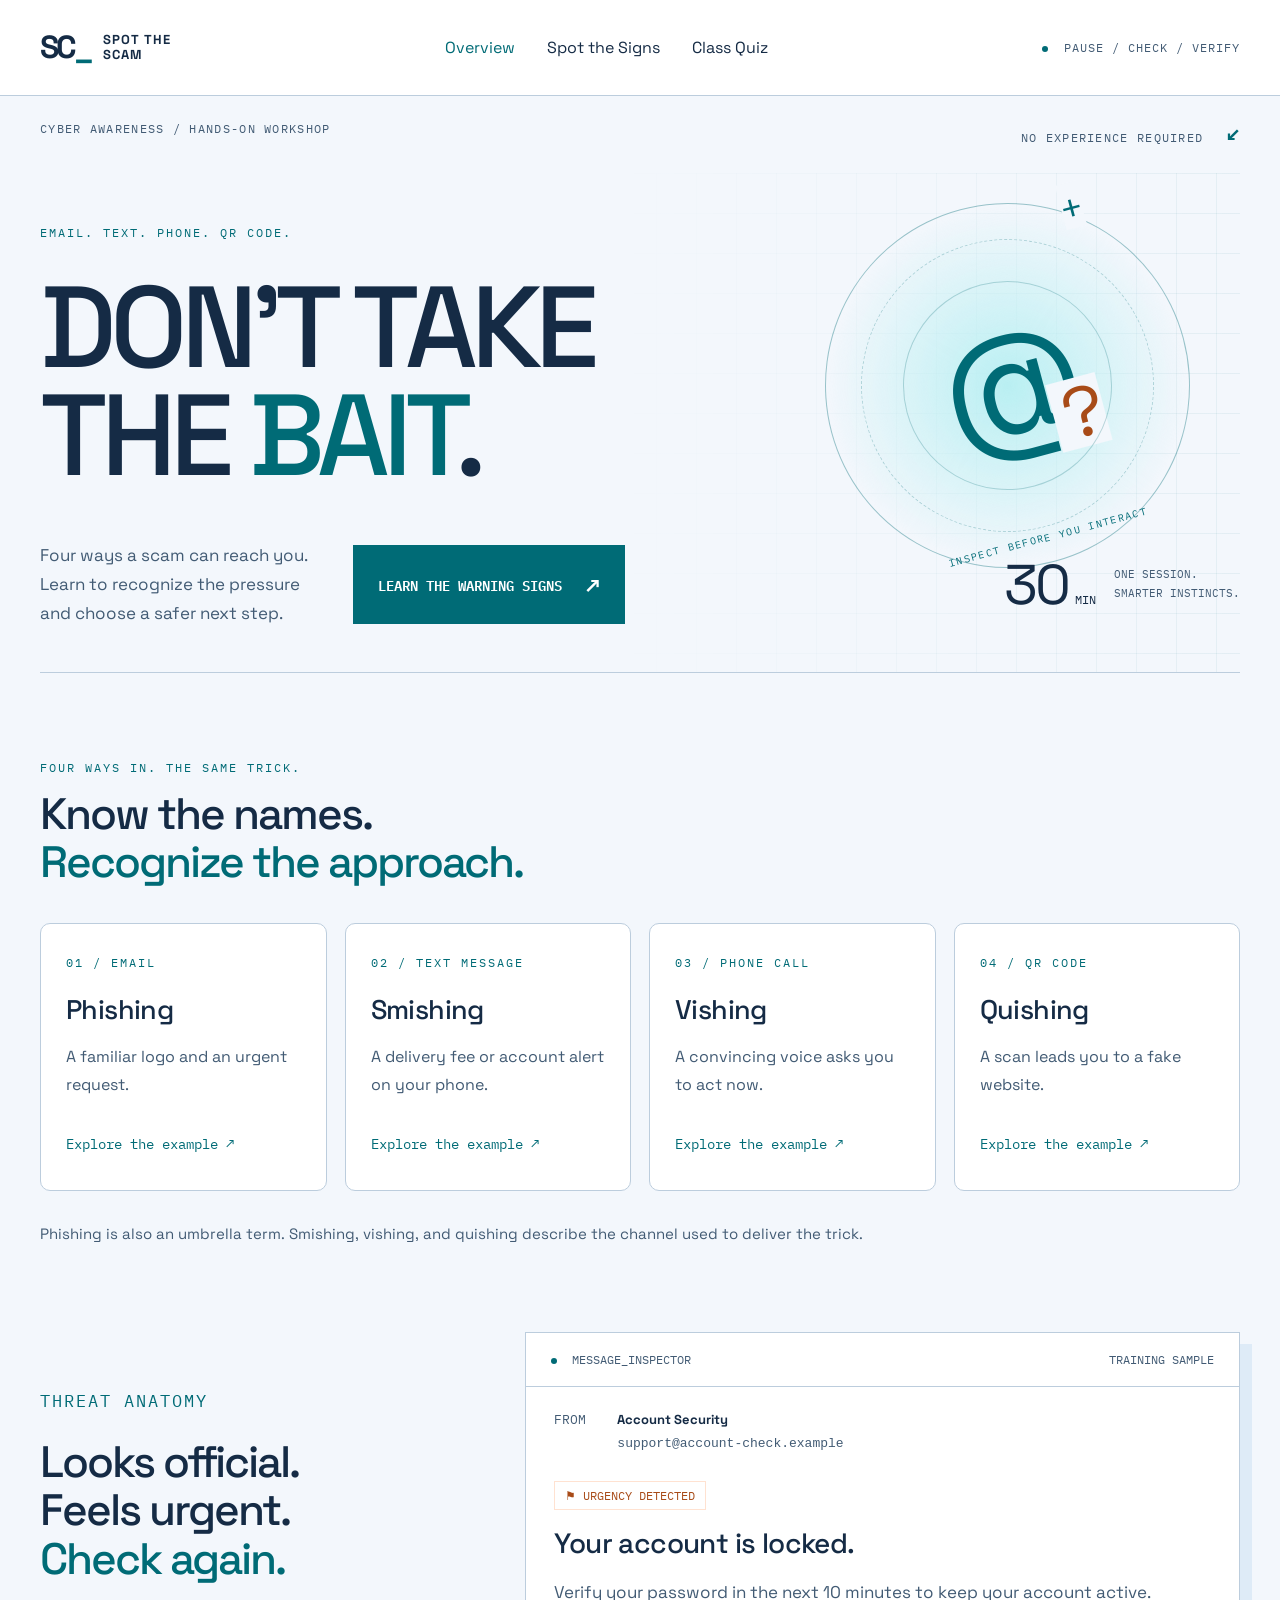
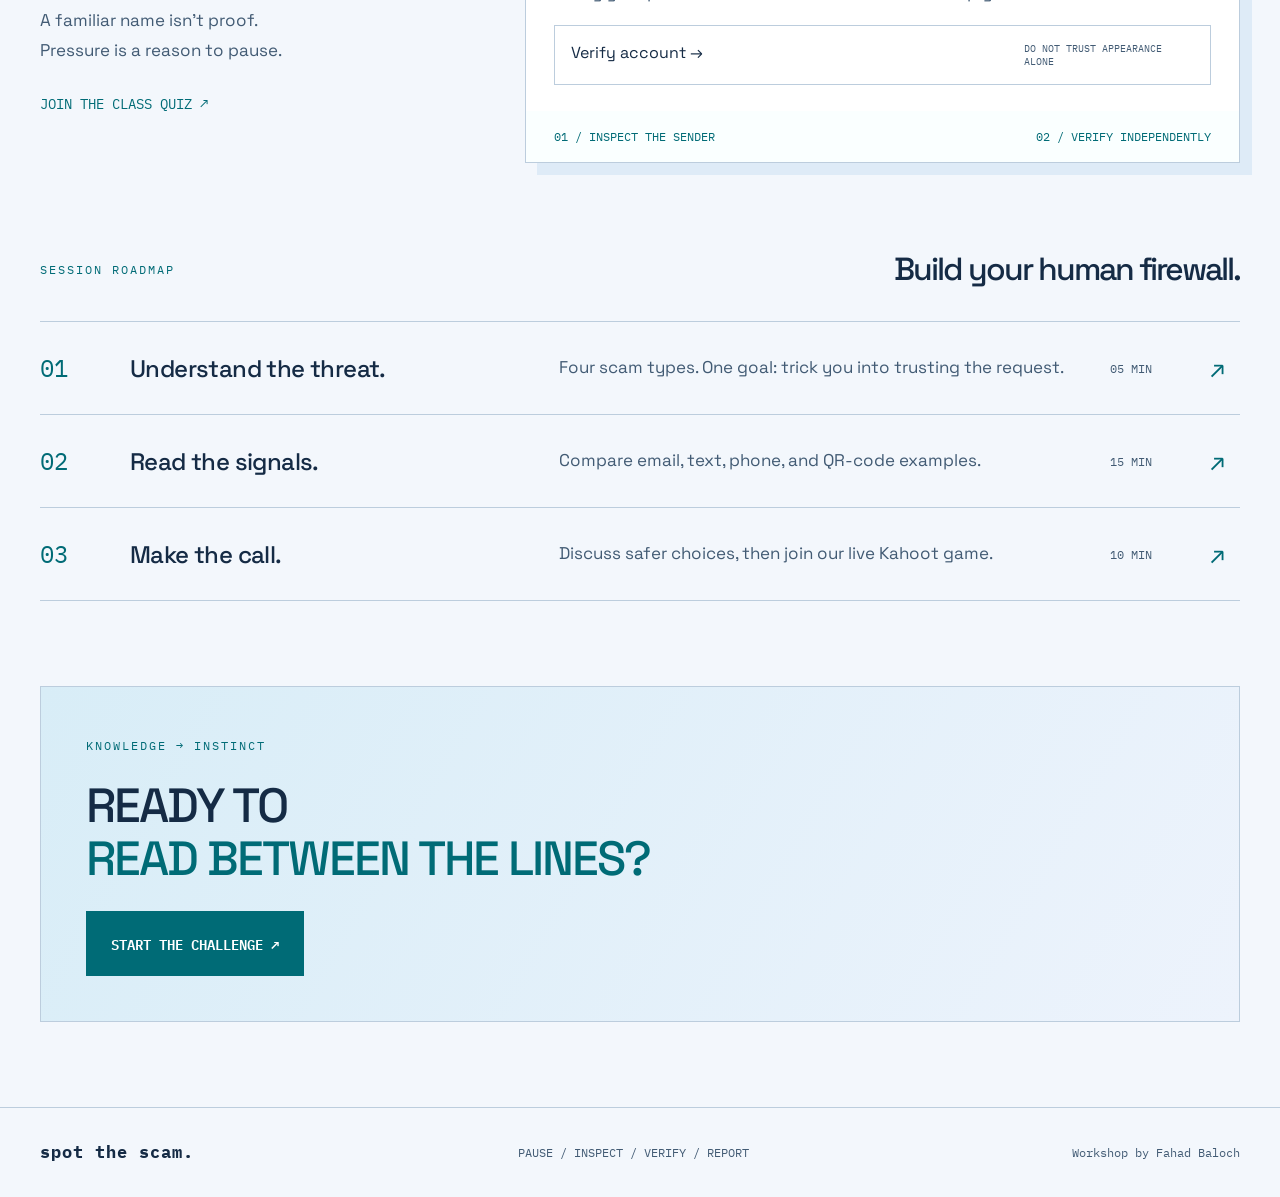
<file: index.html>
<!doctype html><html lang="en"><head><meta charset="utf-8"><meta name="viewport" content="width=device-width,initial-scale=1"><meta name="description" content="Recognize email, text, phone, and QR-code scams with a practical classroom workshop."><title>Overview | Spot the Scam</title><link rel="stylesheet" href="style.css"><script src="app.js" defer></script></head><body data-page="index"><a class="skip" href="#main">Skip to content</a><header><a class="brand" href="index.html"><span class="logo">SC<span>_</span></span><span>SPOT THE<br>SCAM</span></a><nav aria-label="Main navigation"><a aria-current="page" href="index.html">Overview</a><a href="learn.html">Spot the Signs</a><a href="practice.html">Class Quiz</a></nav><span class="header-label"><i></i> PAUSE / CHECK / VERIFY</span></header><main id="main"><div class="system-line"><span>CYBER AWARENESS / HANDS-ON WORKSHOP</span><span>NO EXPERIENCE REQUIRED <b>↙</b></span></div><section class="hero"><p class="eyebrow">EMAIL. TEXT. PHONE. QR CODE.</p><h1>DON’T TAKE<br>THE <em>BAIT<span>.</span></em></h1><div class="hero-bottom"><p>Four ways a scam can reach you.<br>Learn to recognize the pressure<br>and choose a safer next step.</p><a class="primary" href="learn.html">LEARN THE WARNING SIGNS <span>↗</span></a><div class="session-stamp"><strong>30<span>MIN</span></strong><small>ONE SESSION.<br>SMARTER INSTINCTS.</small></div></div><div class="hero-grid" aria-hidden="true"></div><div class="scan-orbit" aria-hidden="true"><span class="orbit-cross">+</span><div class="orbit-inner">@<span>?</span></div><span class="orbit-caption">INSPECT BEFORE YOU INTERACT</span></div></section><section class="topic-overview"><p class="eyebrow">FOUR WAYS IN. THE SAME TRICK.</p><h2>Know the names.<br><em>Recognize the approach.</em></h2><div class="topic-grid"><a class="topic-tile" href="learn.html#phishing"><span class="eyebrow">01 / EMAIL</span><h3>Phishing</h3><p>A familiar logo and an urgent request.</p><span class="text-link">Explore the example ↗</span></a><a class="topic-tile" href="learn.html#smishing"><span class="eyebrow">02 / TEXT MESSAGE</span><h3>Smishing</h3><p>A delivery fee or account alert on your phone.</p><span class="text-link">Explore the example ↗</span></a><a class="topic-tile" href="learn.html#vishing"><span class="eyebrow">03 / PHONE CALL</span><h3>Vishing</h3><p>A convincing voice asks you to act now.</p><span class="text-link">Explore the example ↗</span></a><a class="topic-tile" href="learn.html#quishing"><span class="eyebrow">04 / QR CODE</span><h3>Quishing</h3><p>A scan leads you to a fake website.</p><span class="text-link">Explore the example ↗</span></a></div><p class="small-note">Phishing is also an umbrella term. Smishing, vishing, and quishing describe the channel used to deliver the trick.</p></section><section class="lab-preview"><div class="lab-label"><p class="eyebrow">THREAT ANATOMY</p><h2>Looks official.<br>Feels urgent.<br><em>Check again.</em></h2><p>A familiar name isn’t proof.<br>Pressure is a reason to pause.</p><a class="text-link" href="practice.html">JOIN THE CLASS QUIZ ↗</a></div><div class="terminal"><div class="terminal-top"><span><i></i> MESSAGE_INSPECTOR</span><span>TRAINING SAMPLE</span></div><div class="terminal-row"><span>FROM</span><strong>Account Security</strong><code>support@account-check.example</code></div><div class="terminal-body"><span class="warning-tag">⚑ URGENCY DETECTED</span><h3>Your account is locked.</h3><p>Verify your password in the next 10 minutes to keep your account active.</p><div class="fake-button">Verify account → <span>DO NOT TRUST APPEARANCE ALONE</span></div></div><div class="terminal-bottom"><span>01 / INSPECT THE SENDER</span><span>02 / VERIFY INDEPENDENTLY</span></div></div></section><section class="mission"><div class="section-head"><p class="eyebrow">SESSION ROADMAP</p><h2>Build your human firewall.</h2></div><a class="mission-row" href="learn.html"><span class="mission-num">01</span><h3>Understand the threat.</h3><p>Four scam types. One goal: trick you into trusting the request.</p><span class="duration">05 MIN</span><span class="row-arrow">↗</span></a><a class="mission-row" href="learn.html"><span class="mission-num">02</span><h3>Read the signals.</h3><p>Compare email, text, phone, and QR-code examples.</p><span class="duration">15 MIN</span><span class="row-arrow">↗</span></a><a class="mission-row" href="practice.html"><span class="mission-num">03</span><h3>Make the call.</h3><p>Discuss safer choices, then join our live Kahoot game.</p><span class="duration">10 MIN</span><span class="row-arrow">↗</span></a></section><section class="closing"><span class="eyebrow">KNOWLEDGE → INSTINCT</span><h2>READY TO<br><em>READ BETWEEN THE LINES?</em></h2><a class="primary" href="practice.html">START THE CHALLENGE ↗</a></section></main><footer><a href="index.html" class="brand">spot the scam.</a><span>PAUSE / INSPECT / VERIFY / REPORT</span><span>Workshop by Fahad Baloch</span></footer></body></html>
</file>
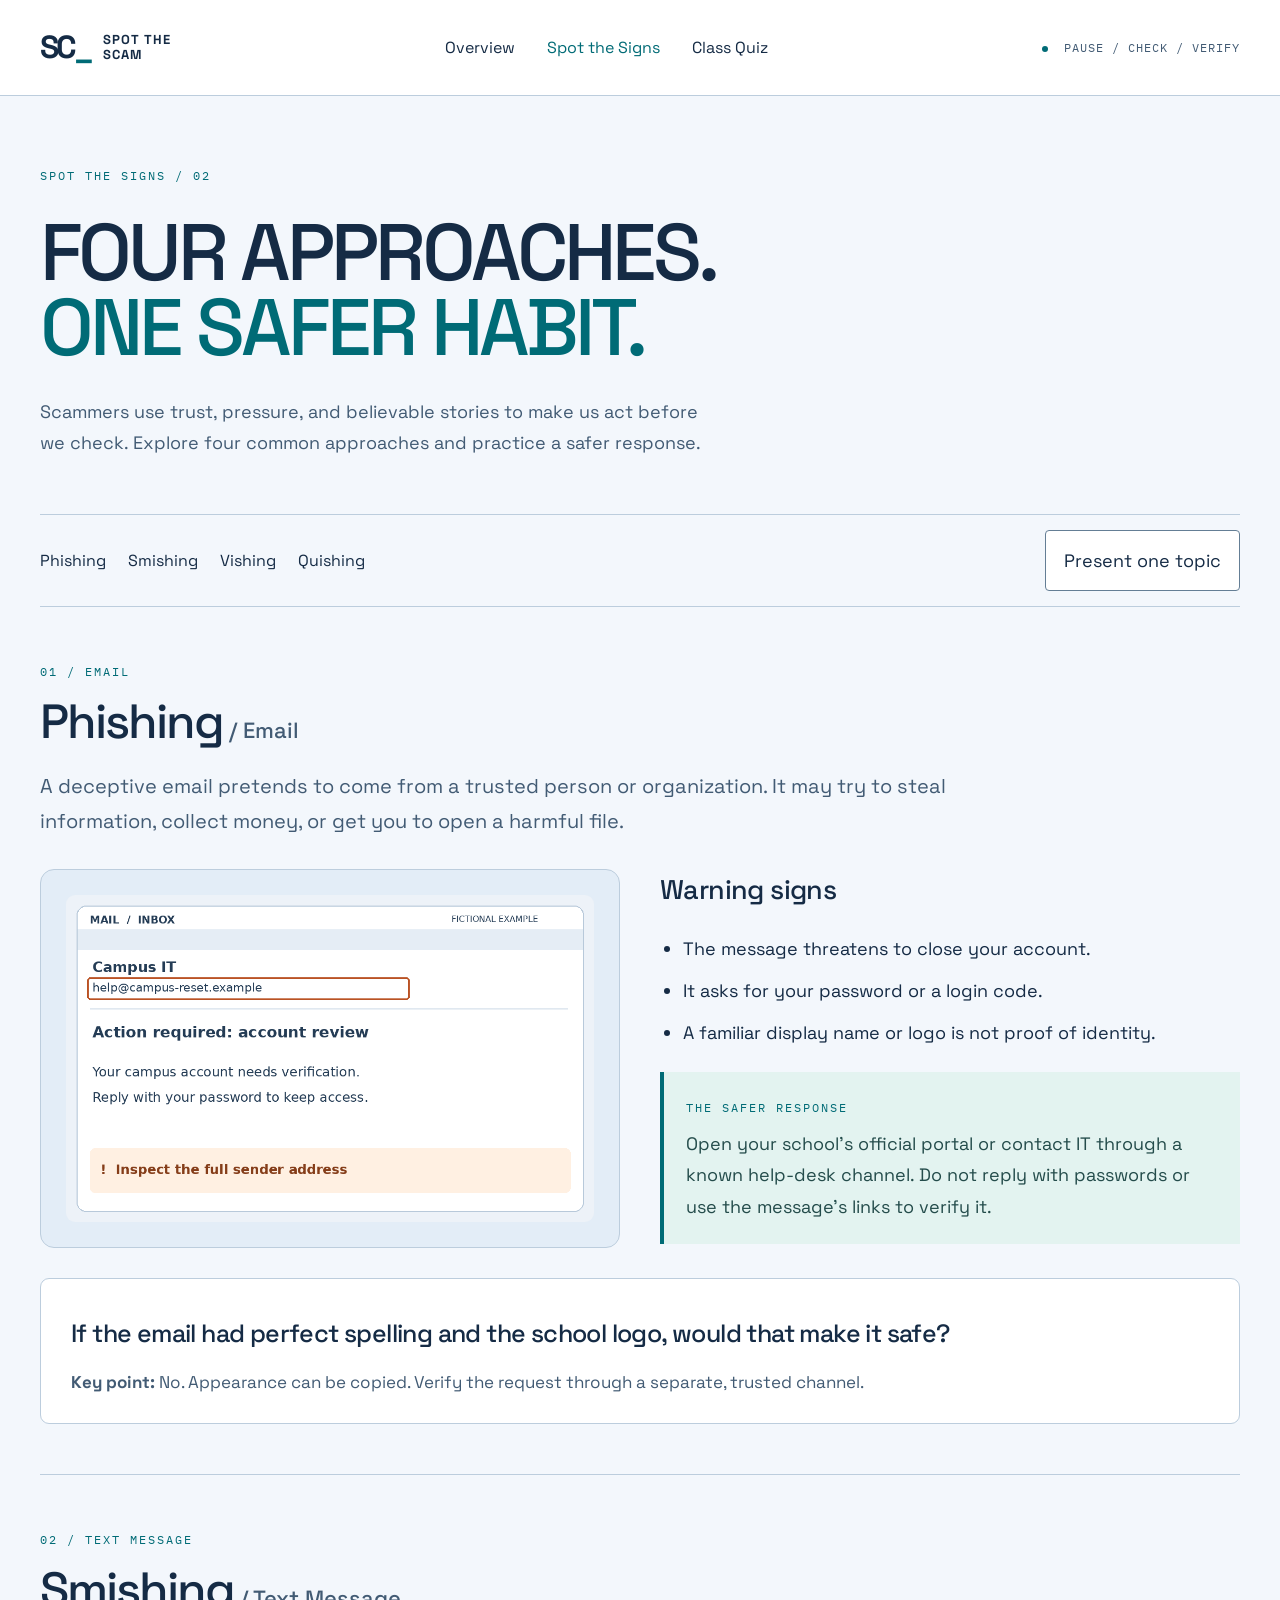
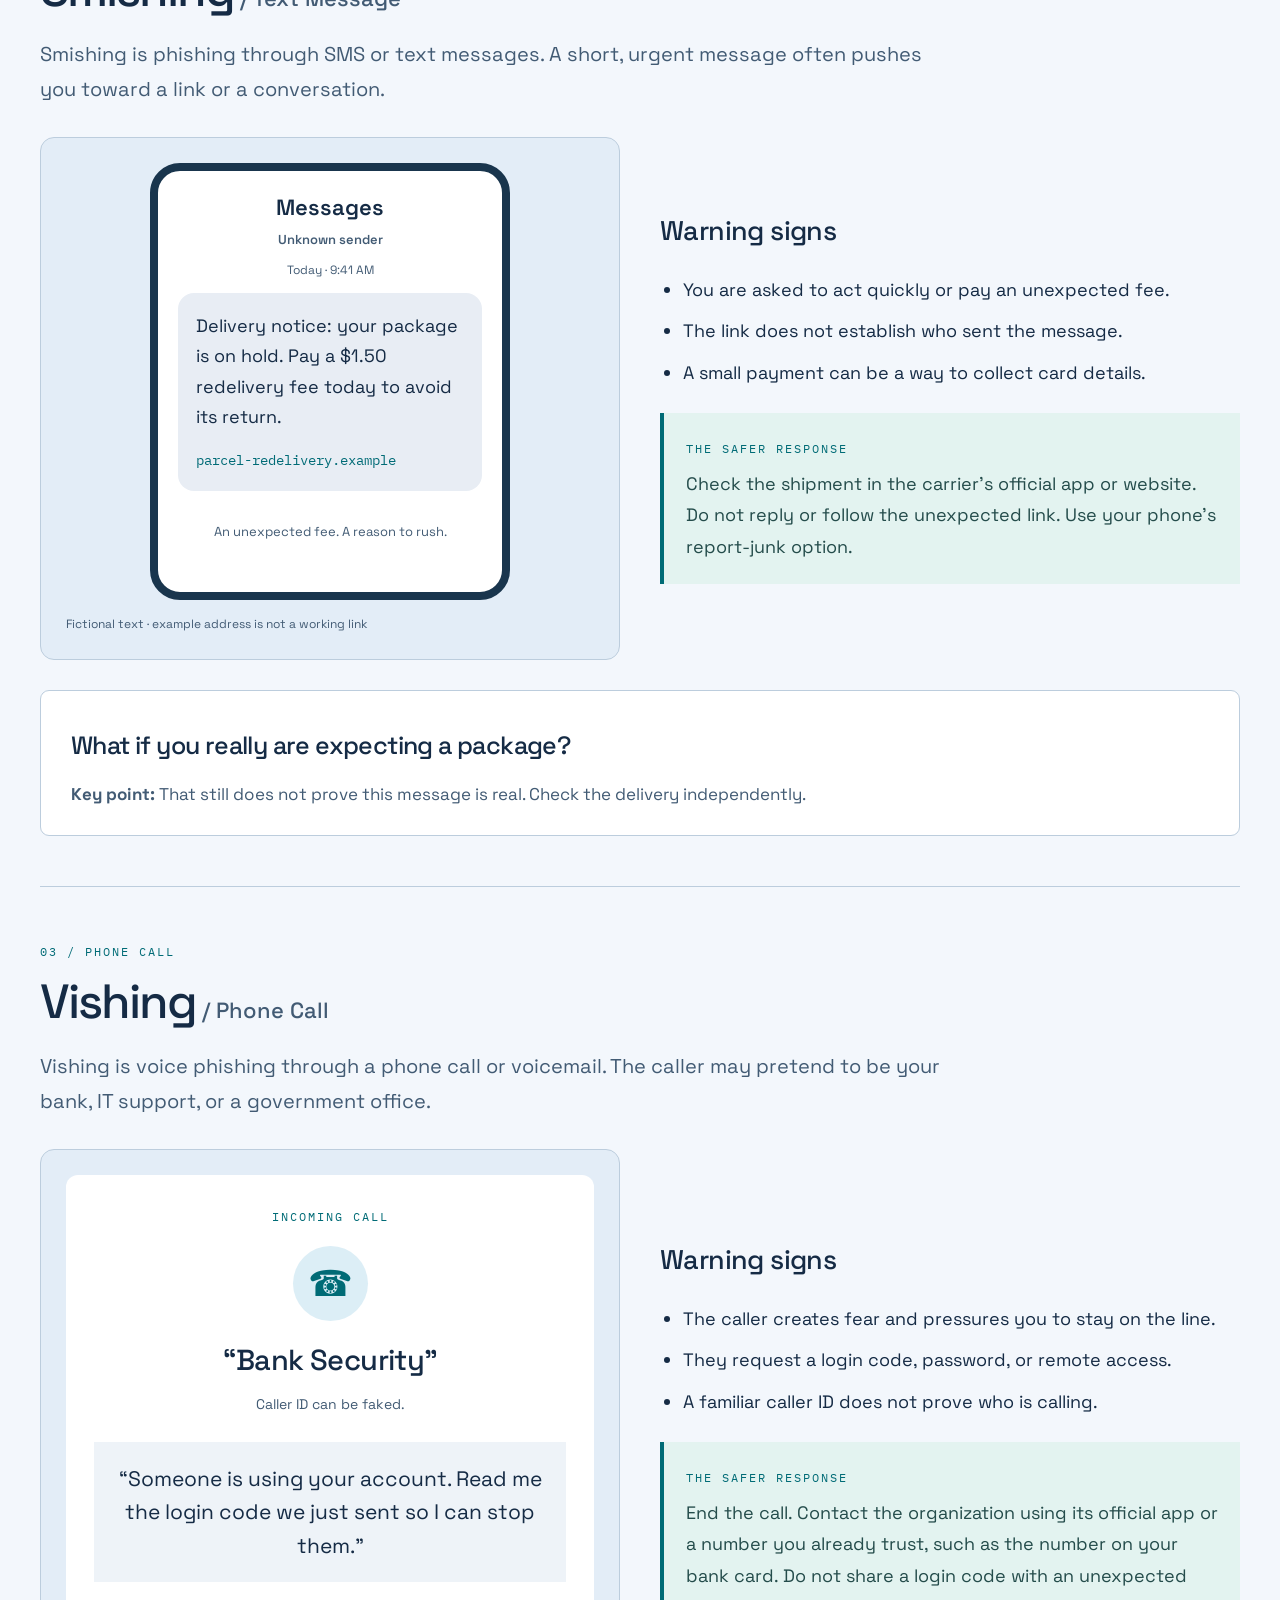
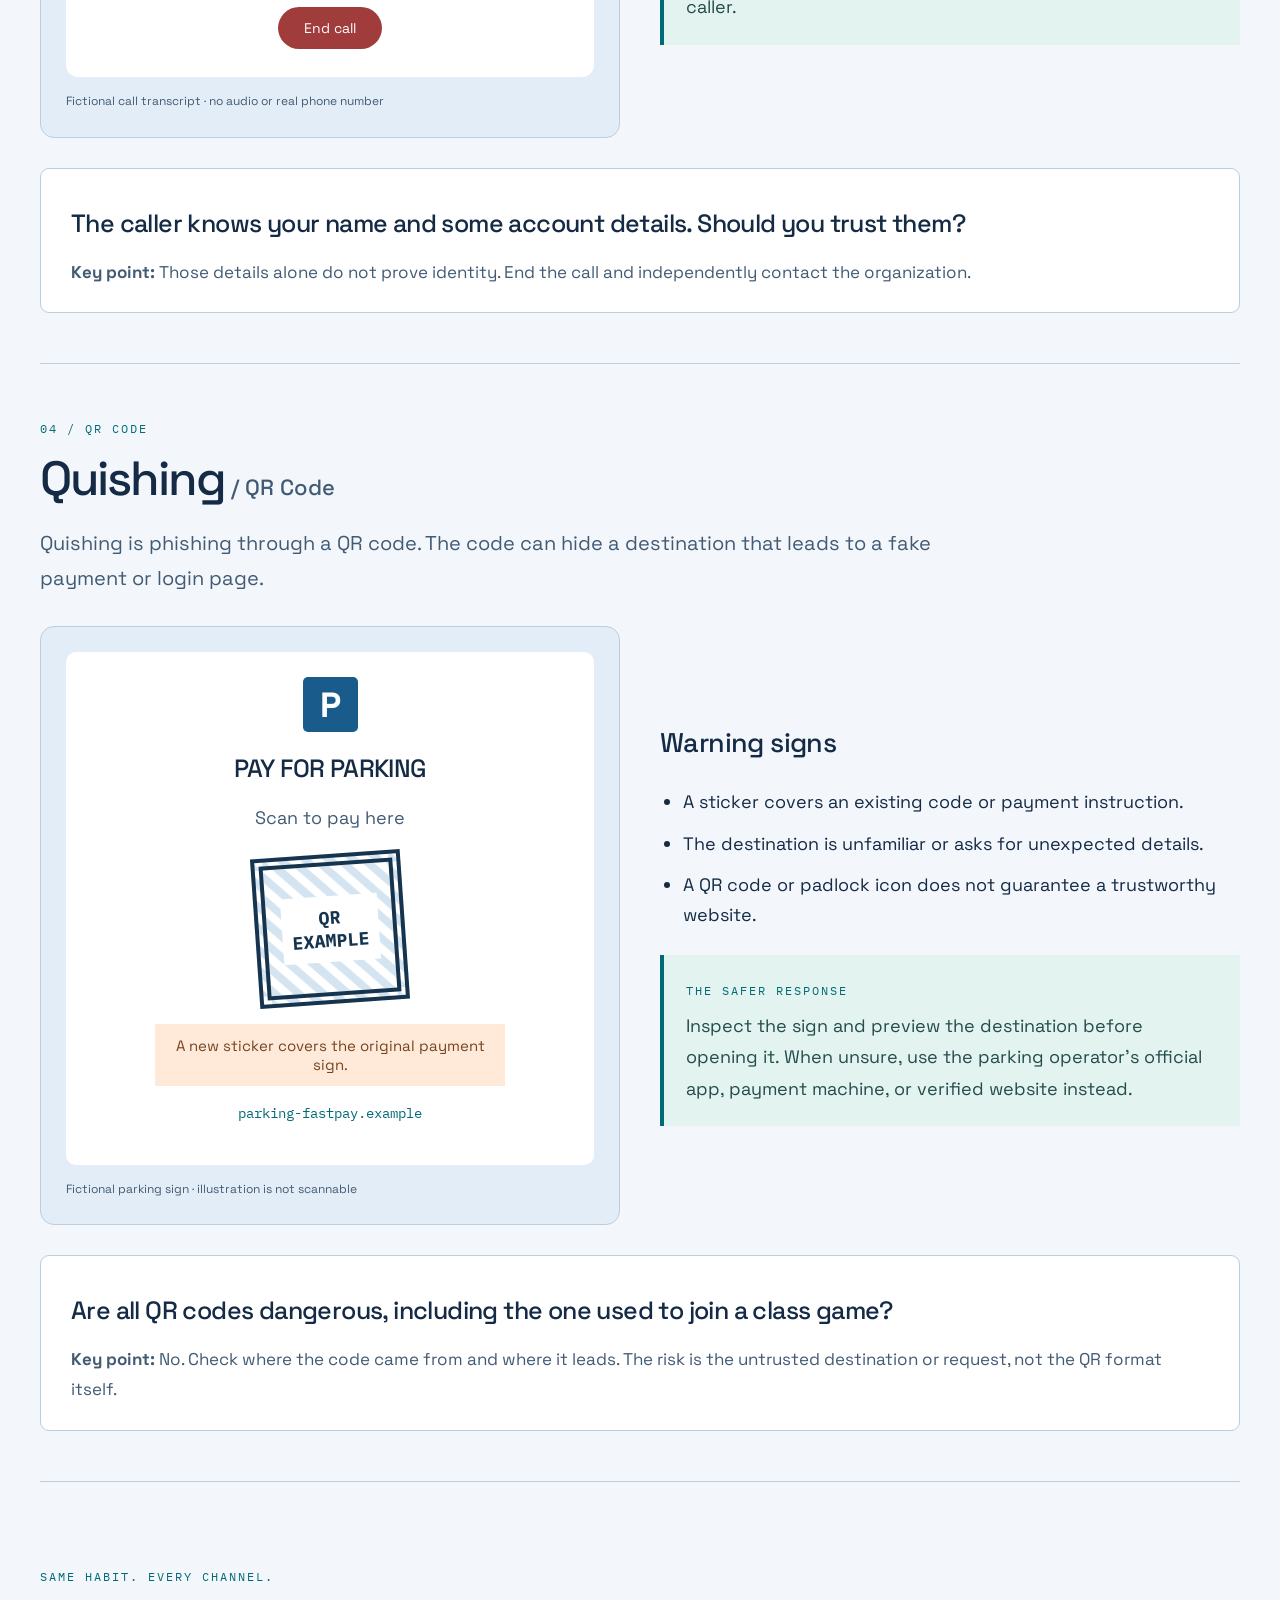
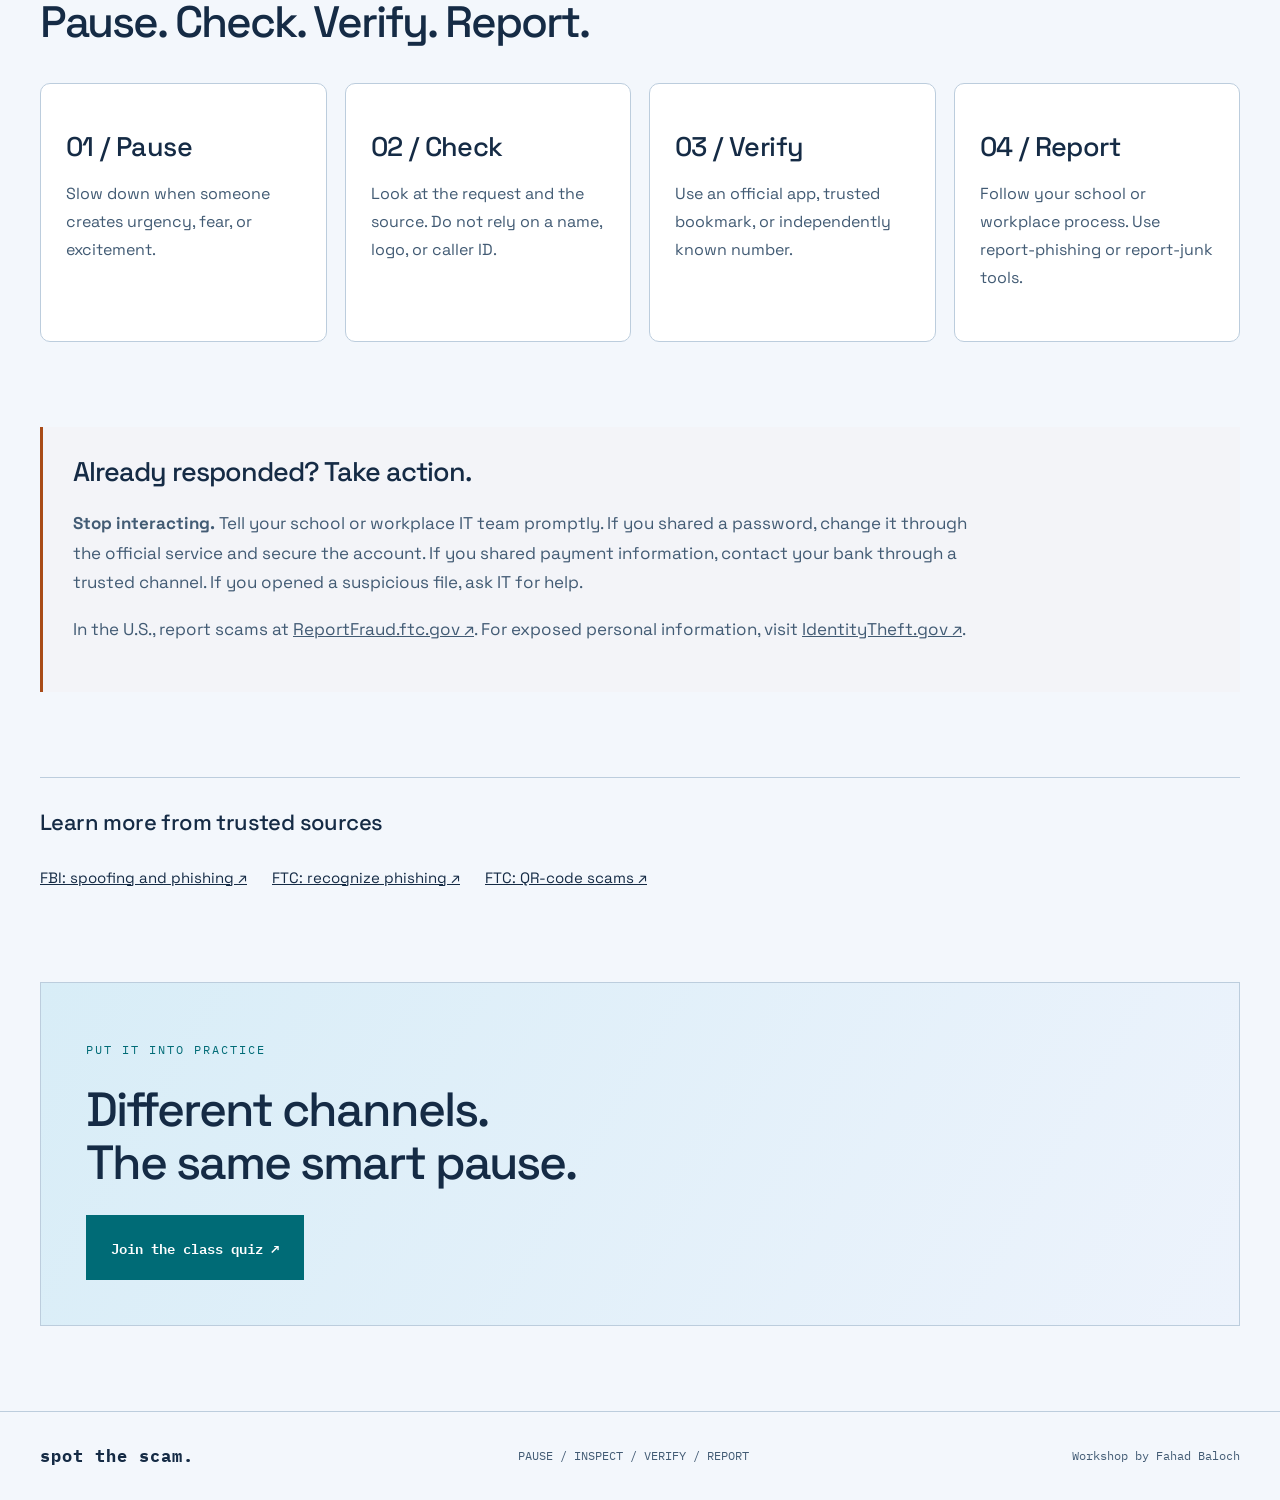
<file: learn.html>
<!doctype html><html lang="en"><head><meta charset="utf-8"><meta name="viewport" content="width=device-width,initial-scale=1"><meta name="description" content="Recognize email, text, phone, and QR-code scams with a practical classroom workshop."><title>Learn the signals | Spot the Scam</title><link rel="stylesheet" href="style.css"><script src="lesson.js" defer></script></head><body data-page="learn"><a class="skip" href="#main">Skip to content</a><header><a class="brand" href="index.html"><span class="logo">SC<span>_</span></span><span>SPOT THE<br>SCAM</span></a><nav aria-label="Main navigation"><a href="index.html">Overview</a><a aria-current="page" href="learn.html">Spot the Signs</a><a href="practice.html">Class Quiz</a></nav><span class="header-label"><i></i> PAUSE / CHECK / VERIFY</span></header><main id="main"><section class="page-top"><p class="eyebrow">SPOT THE SIGNS / 02</p><h1>FOUR APPROACHES.<br><em>ONE SAFER HABIT.</em></h1><p class="intro">Scammers use trust, pressure, and believable stories to make us act before we check. Explore four common approaches and practice a safer response.</p></section><div class="lesson-toolbar"><nav aria-label="Scam topics"><a href="#phishing" data-topic="phishing">Phishing</a><a href="#smishing" data-topic="smishing">Smishing</a><a href="#vishing" data-topic="vishing">Vishing</a><a href="#quishing" data-topic="quishing">Quishing</a></nav><button class="secondary" id="present-toggle" type="button" aria-pressed="false">Present one topic</button></div><div id="topic-sections"><section class="scam-topic" id="phishing"><div class="topic-heading"><p class="eyebrow">01 / EMAIL</p><h2 tabindex="-1">Phishing<span> / Email</span></h2><p>A deceptive email pretends to come from a trusted person or organization. It may try to steal information, collect money, or get you to open a harmful file.</p></div><div class="teaching-grid"><figure class="scam-visual email-example"><img src="examples/example-1.png" width="1000" height="620" alt="Fictional Campus IT email using an unfamiliar address and asking for a password."></figure><div class="teaching-copy"><h3>Warning signs</h3><ul><li>The message threatens to close your account.</li><li>It asks for your password or a login code.</li><li>A familiar display name or logo is not proof of identity.</li></ul><div class="safe-response"><span class="eyebrow">THE SAFER RESPONSE</span><p>Open your school’s official portal or contact IT through a known help-desk channel. Do not reply with passwords or use the message’s links to verify it.</p></div></div></div><div class="discussion"><h3>If the email had perfect spelling and the school logo, would that make it safe?</h3><p><strong>Key point:</strong> No. Appearance can be copied. Verify the request through a separate, trusted channel.</p></div></section><section class="scam-topic" id="smishing"><div class="topic-heading"><p class="eyebrow">02 / TEXT MESSAGE</p><h2 tabindex="-1">Smishing<span> / Text Message</span></h2><p>Smishing is phishing through SMS or text messages. A short, urgent message often pushes you toward a link or a conversation.</p></div><div class="teaching-grid"><figure class="scam-visual"><div class="phone-example"><div class="phone-top">Messages <span>Unknown sender</span></div><p class="message-time">Today · 9:41 AM</p><div class="sms-bubble">Delivery notice: your package is on hold. Pay a $1.50 redelivery fee today to avoid its return.<br><span class="example-url">parcel-redelivery.example</span></div><p class="visual-note">An unexpected fee. A reason to rush.</p></div><figcaption>Fictional text · example address is not a working link</figcaption></figure><div class="teaching-copy"><h3>Warning signs</h3><ul><li>You are asked to act quickly or pay an unexpected fee.</li><li>The link does not establish who sent the message.</li><li>A small payment can be a way to collect card details.</li></ul><div class="safe-response"><span class="eyebrow">THE SAFER RESPONSE</span><p>Check the shipment in the carrier’s official app or website. Do not reply or follow the unexpected link. Use your phone’s report-junk option.</p></div></div></div><div class="discussion"><h3>What if you really are expecting a package?</h3><p><strong>Key point:</strong> That still does not prove this message is real. Check the delivery independently.</p></div></section><section class="scam-topic" id="vishing"><div class="topic-heading"><p class="eyebrow">03 / PHONE CALL</p><h2 tabindex="-1">Vishing<span> / Phone Call</span></h2><p>Vishing is voice phishing through a phone call or voicemail. The caller may pretend to be your bank, IT support, or a government office.</p></div><div class="teaching-grid"><figure class="scam-visual"><div class="call-example"><span class="eyebrow">INCOMING CALL</span><div class="caller-avatar" aria-hidden="true">☎</div><h3>“Bank Security”</h3><p class="caller-note">Caller ID can be faked.</p><blockquote>“Someone is using your account. Read me the login code we just sent so I can stop them.”</blockquote><div class="call-end" aria-hidden="true">End call</div></div><figcaption>Fictional call transcript · no audio or real phone number</figcaption></figure><div class="teaching-copy"><h3>Warning signs</h3><ul><li>The caller creates fear and pressures you to stay on the line.</li><li>They request a login code, password, or remote access.</li><li>A familiar caller ID does not prove who is calling.</li></ul><div class="safe-response"><span class="eyebrow">THE SAFER RESPONSE</span><p>End the call. Contact the organization using its official app or a number you already trust, such as the number on your bank card. Do not share a login code with an unexpected caller.</p></div></div></div><div class="discussion"><h3>The caller knows your name and some account details. Should you trust them?</h3><p><strong>Key point:</strong> Those details alone do not prove identity. End the call and independently contact the organization.</p></div></section><section class="scam-topic" id="quishing"><div class="topic-heading"><p class="eyebrow">04 / QR CODE</p><h2 tabindex="-1">Quishing<span> / QR Code</span></h2><p>Quishing is phishing through a QR code. The code can hide a destination that leads to a fake payment or login page.</p></div><div class="teaching-grid"><figure class="scam-visual"><div class="parking-example"><span class="parking-icon">P</span><h3>PAY FOR PARKING</h3><p>Scan to pay here</p><div class="qr-placeholder" aria-label="QR-code illustration, not scannable"><span>QR<br>EXAMPLE</span></div><div class="sticker-note">A new sticker covers the original payment sign.</div><p class="example-url">parking-fastpay.example</p></div><figcaption>Fictional parking sign · illustration is not scannable</figcaption></figure><div class="teaching-copy"><h3>Warning signs</h3><ul><li>A sticker covers an existing code or payment instruction.</li><li>The destination is unfamiliar or asks for unexpected details.</li><li>A QR code or padlock icon does not guarantee a trustworthy website.</li></ul><div class="safe-response"><span class="eyebrow">THE SAFER RESPONSE</span><p>Inspect the sign and preview the destination before opening it. When unsure, use the parking operator’s official app, payment machine, or verified website instead.</p></div></div></div><div class="discussion"><h3>Are all QR codes dangerous, including the one used to join a class game?</h3><p><strong>Key point:</strong> No. Check where the code came from and where it leads. The risk is the untrusted destination or request, not the QR format itself.</p></div></section></div><div class="present-controls" id="present-controls" hidden><button class="secondary" id="previous-topic" type="button">← Previous</button><span id="topic-count" role="status"></span><button class="primary" id="next-topic" type="button">Next topic →</button></div><section class="takeaways"><p class="eyebrow">SAME HABIT. EVERY CHANNEL.</p><h2>Pause. Check. Verify. Report.</h2><div class="topic-grid"><article class="topic-tile"><h3>01 / Pause</h3><p>Slow down when someone creates urgency, fear, or excitement.</p></article><article class="topic-tile"><h3>02 / Check</h3><p>Look at the request and the source. Do not rely on a name, logo, or caller ID.</p></article><article class="topic-tile"><h3>03 / Verify</h3><p>Use an official app, trusted bookmark, or independently known number.</p></article><article class="topic-tile"><h3>04 / Report</h3><p>Follow your school or workplace process. Use report-phishing or report-junk tools.</p></article></div></section><section class="help"><h2>Already responded? Take action.</h2><p><strong>Stop interacting.</strong> Tell your school or workplace IT team promptly. If you shared a password, change it through the official service and secure the account. If you shared payment information, contact your bank through a trusted channel. If you opened a suspicious file, ask IT for help.</p><p>In the U.S., report scams at <a href="https://reportfraud.ftc.gov/" target="_blank" rel="noopener noreferrer">ReportFraud.ftc.gov ↗</a>. For exposed personal information, visit <a href="https://www.identitytheft.gov/" target="_blank" rel="noopener noreferrer">IdentityTheft.gov ↗</a>.</p></section><section class="source-notes"><h3>Learn more from trusted sources</h3><a href="https://www.fbi.gov/how-we-can-help-you/common-frauds-and-scams/spoofing-and-phishing" target="_blank" rel="noopener noreferrer">FBI: spoofing and phishing ↗</a><a href="https://consumer.ftc.gov/articles/how-recognize-avoid-phishing-scams" target="_blank" rel="noopener noreferrer">FTC: recognize phishing ↗</a><a href="https://consumer.ftc.gov/consumer-alerts/2023/12/scammers-hide-harmful-links-qr-codes-steal-your-information" target="_blank" rel="noopener noreferrer">FTC: QR-code scams ↗</a></section><section class="closing"><div><p class="eyebrow">PUT IT INTO PRACTICE</p><h2>Different channels.<br>The same smart pause.</h2></div><a class="primary" href="practice.html">Join the class quiz ↗</a></section></main><footer><a href="index.html" class="brand">spot the scam.</a><span>PAUSE / INSPECT / VERIFY / REPORT</span><span>Workshop by Fahad Baloch</span></footer></body></html>
</file>
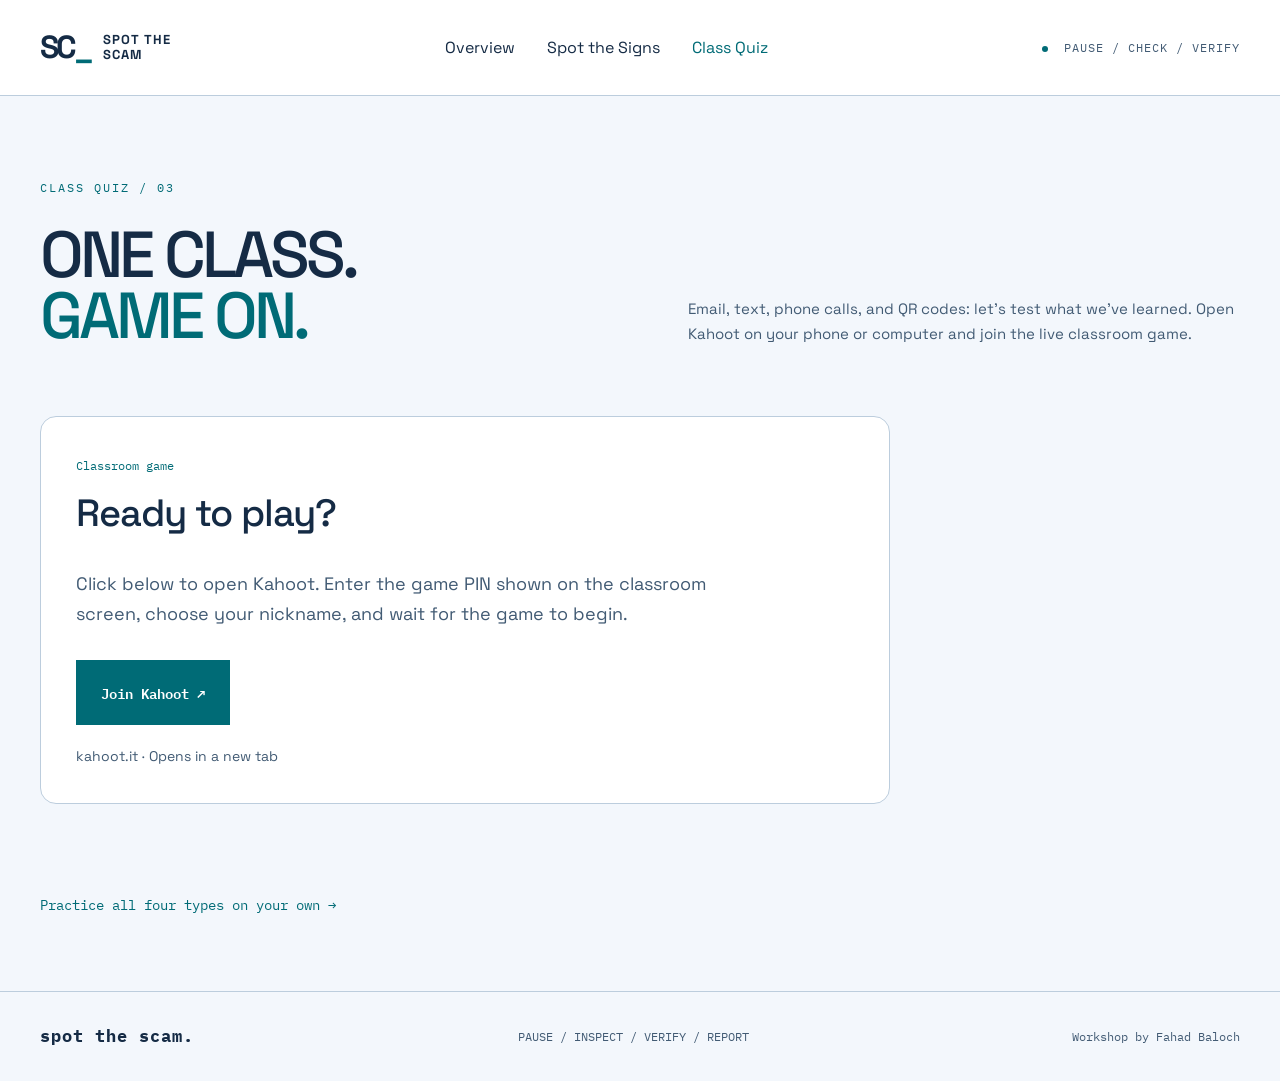
<file: practice.html>
<!doctype html><html lang="en"><head><meta charset="utf-8"><meta name="viewport" content="width=device-width,initial-scale=1"><meta name="description" content="Recognize email, text, phone, and QR-code scams with a practical classroom workshop."><title>Inbox challenge | Spot the Scam</title><link rel="stylesheet" href="style.css"></head><body data-page="practice"><a class="skip" href="#main">Skip to content</a><header><a class="brand" href="index.html"><span class="logo">SC<span>_</span></span><span>SPOT THE<br>SCAM</span></a><nav aria-label="Main navigation"><a href="index.html">Overview</a><a href="learn.html">Spot the Signs</a><a aria-current="page" href="practice.html">Class Quiz</a></nav><span class="header-label"><i></i> PAUSE / CHECK / VERIFY</span></header><main id="main"><section class="page-top"><p class="eyebrow">CLASS QUIZ / 03</p><h1>ONE CLASS.<br><em>GAME ON.</em></h1><p class="lead">Email, text, phone calls, and QR codes: let’s test what we’ve learned. Open Kahoot on your phone or computer and join the live classroom game.</p></section><section class="join-card live-join"><span class="tag">Classroom game</span><h2>Ready to play?</h2><p>Click below to open Kahoot. Enter the game PIN shown on the classroom screen, choose your nickname, and wait for the game to begin.</p><a class="primary" href="https://kahoot.it/" target="_blank" rel="noopener noreferrer">Join Kahoot ↗</a><p class="muted">kahoot.it · Opens in a new tab</p></section><p class="practice-extra"><a class="text-link" href="solo.html">Practice all four types on your own →</a></p></main><footer><a href="index.html" class="brand">spot the scam.</a><span>PAUSE / INSPECT / VERIFY / REPORT</span><span>Workshop by Fahad Baloch</span></footer></body></html>
</file>
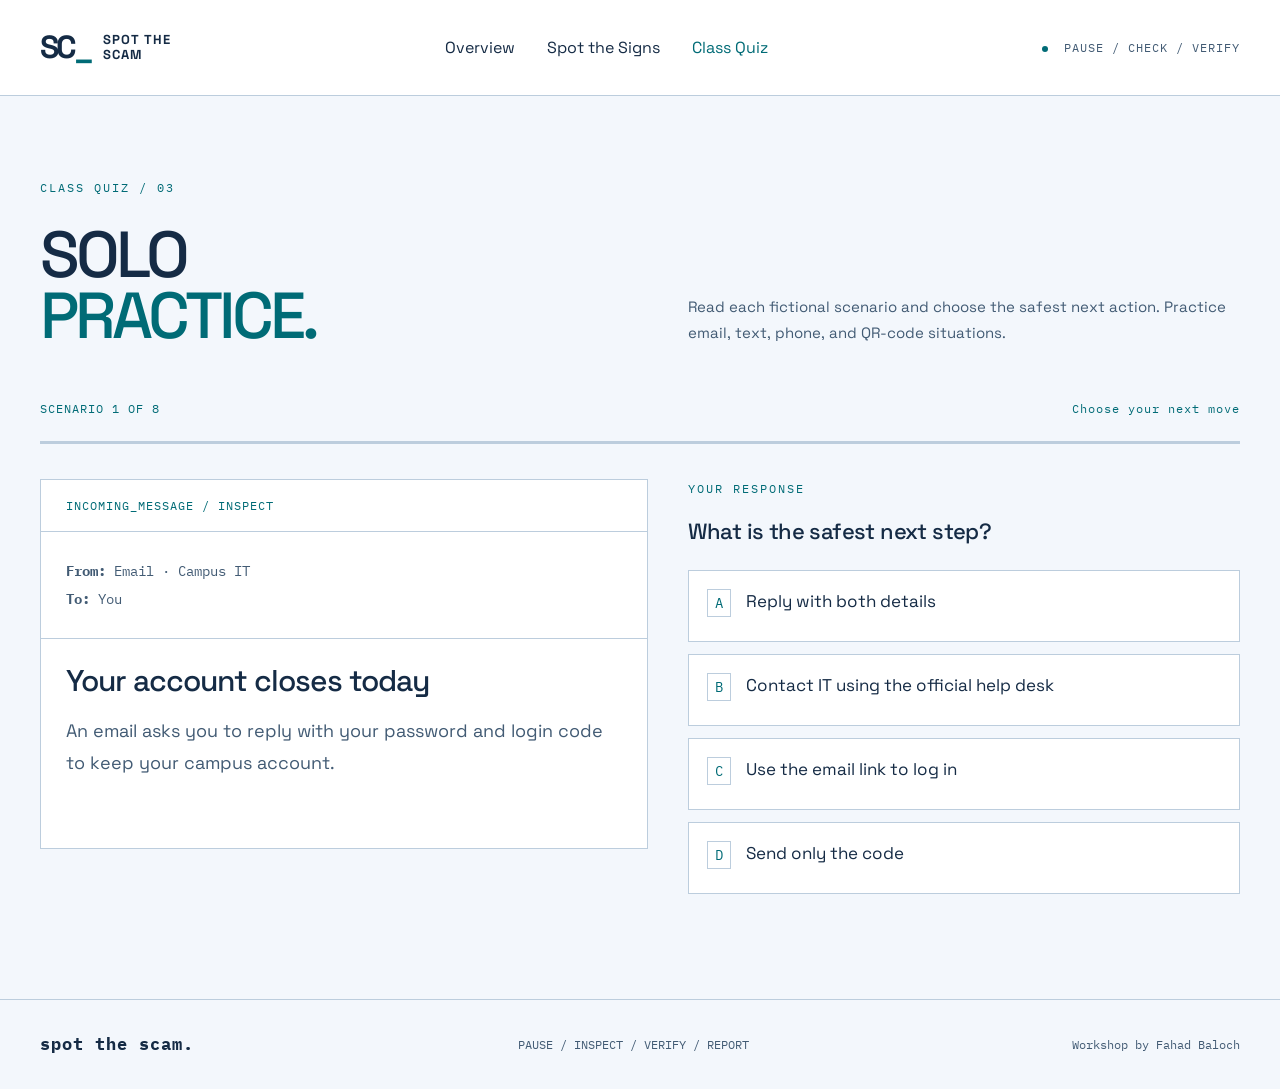
<file: solo.html>
<!doctype html><html lang="en"><head><meta charset="utf-8"><meta name="viewport" content="width=device-width,initial-scale=1"><meta name="description" content="Recognize email, text, phone, and QR-code scams with a practical classroom workshop."><title>Inbox challenge | Spot the Scam</title><link rel="stylesheet" href="style.css"><script src="app.js" defer></script></head><body data-page="practice"><a class="skip" href="#main">Skip to content</a><header><a class="brand" href="index.html"><span class="logo">SC<span>_</span></span><span>SPOT THE<br>SCAM</span></a><nav aria-label="Main navigation"><a href="index.html">Overview</a><a href="learn.html">Spot the Signs</a><a aria-current="page" href="practice.html">Class Quiz</a></nav><span class="header-label"><i></i> PAUSE / CHECK / VERIFY</span></header><main id="main"><section class="page-top compact"><p class="eyebrow">CLASS QUIZ / 03</p><h1>SOLO<br><em>PRACTICE.</em></h1><p>Read each fictional scenario and choose the safest next action. Practice email, text, phone, and QR-code situations.</p></section><section id="quiz" class="quiz" aria-label="Scam awareness challenge"></section><noscript>Enable JavaScript to use the interactive challenge.</noscript></main><footer><a href="index.html" class="brand">spot the scam.</a><span>PAUSE / INSPECT / VERIFY / REPORT</span><span>Workshop by Fahad Baloch</span></footer></body></html>
</file>
<file: style.css>
@import url('https://fonts.googleapis.com/css2?family=Space+Grotesk:wght@400;500;600;700&family=IBM+Plex+Mono:wght@400;500;600&display=swap');
:root{--bg:#080d13;--panel:#111a25;--ink:#e9f0f5;--muted:#9aabba;--line:#293544;--cyan:#69f7ec;--orange:#ffa875;--mono:'IBM Plex Mono',monospace}*{box-sizing:border-box}body{margin:0;background:var(--bg);color:var(--ink);font:16px 'Space Grotesk',sans-serif}a{color:inherit;text-decoration:none}button,input{font:inherit}button,summary{cursor:pointer}button:disabled{cursor:default}a:focus-visible,button:focus-visible,input:focus-visible,summary:focus-visible{outline:2px solid var(--cyan);outline-offset:6px}header,main,footer{max-width:1320px;margin:auto}header{padding:27px 40px;display:flex;align-items:center;justify-content:space-between;gap:30px;border-bottom:1px solid var(--line)}.brand{display:flex;align-items:center;gap:12px;font-weight:700;font-size:13px;line-height:1.1;letter-spacing:1px}.logo{font-size:32px;letter-spacing:-3px}.logo span{color:var(--cyan)}nav{display:flex;gap:32px;font-size:13px}nav a{padding:10px 0}nav a span{font-family:var(--mono);font-size:10px;color:var(--muted);margin-right:7px}nav a[aria-current]{color:var(--cyan)}.header-label{font:9px var(--mono);letter-spacing:1px;color:var(--muted)}i{display:inline-block;width:6px;height:6px;border-radius:50%;background:var(--cyan);margin-right:8px}main{padding:0 40px}section{margin:85px 0}p{color:var(--muted);line-height:1.75}h1,h2,h3{font-weight:500;margin-top:0}h1{font-size:clamp(64px,9vw,126px);line-height:.94;letter-spacing:-7px;margin-bottom:45px}em{color:var(--cyan);font-style:normal}h2{font-size:44px;line-height:1.1;letter-spacing:-2px}h3{font-size:24px;letter-spacing:-.6px}.eyebrow,.number{font:10px var(--mono);letter-spacing:2px;color:var(--cyan);line-height:1.6}.system-line{font:9px var(--mono);letter-spacing:1.3px;color:var(--muted);display:flex;justify-content:space-between;margin:25px 0}.system-line b{color:var(--cyan);font-size:20px;margin-left:15px}.hero{position:relative;padding:38px 0 45px;margin:20px 0 0;overflow:hidden;border-bottom:1px solid var(--line)}.hero .eyebrow{margin-bottom:32px}.hero h1{position:relative;z-index:2}.hero h1 em span{color:var(--ink)}.hero-bottom{display:flex;align-items:center;gap:45px;position:relative;z-index:2;margin-top:50px}.hero-bottom p{font-size:14px;line-height:1.7;margin:0}.primary{display:inline-flex;align-items:center;justify-content:space-between;gap:24px;background:var(--cyan);color:#082321;padding:20px 24px;font:11px var(--mono);font-weight:600;border:1px solid var(--cyan);min-height:52px}.primary:hover{background:#affff7}.primary span{font-size:23px}.session-stamp{margin-left:auto;display:flex;align-items:center;gap:18px}.session-stamp strong{font-size:56px;font-weight:400;letter-spacing:-3px}.session-stamp strong span{font:10px var(--mono);letter-spacing:0;margin-left:7px}.session-stamp small{font:9px/1.7 var(--mono);color:var(--muted)}.hero-grid{position:absolute;right:0;top:0;width:52%;height:100%;background-image:linear-gradient(#69f7ec0a 1px,transparent 1px),linear-gradient(90deg,#69f7ec0a 1px,transparent 1px);background-size:40px 40px;mask-image:linear-gradient(90deg,transparent,#000)}.scan-orbit{position:absolute;width:365px;height:365px;border:1px solid #69f7ec55;border-radius:50%;right:50px;top:30px;background:radial-gradient(ellipse,#69f7ec12,transparent 70%);display:grid;place-items:center;transform:rotate(-15deg)}.scan-orbit:before{content:'';position:absolute;inset:35px;border:1px dashed #69f7ec44;border-radius:50%}.scan-orbit:after{content:'';position:absolute;inset:77px;border:1px solid #69f7ec33;border-radius:50%}.orbit-inner{font-size:140px;color:var(--cyan);position:relative;line-height:1;letter-spacing:-10px}.orbit-inner span{position:absolute;right:-20px;bottom:-9px;font-size:70px;color:var(--orange);background:var(--bg);padding:0 10px}.orbit-caption{position:absolute;bottom:18px;font:8px var(--mono);letter-spacing:1.6px;color:var(--cyan)}.orbit-cross{position:absolute;top:1px;right:63px;color:var(--cyan);font:35px var(--mono);background:var(--bg)}.lab-preview{display:grid;grid-template-columns:1fr 1.7fr;gap:65px;align-items:center}.lab-label h2{margin:23px 0}.lab-label p{font-size:14px}.text-link{display:inline-block;font:11px var(--mono);color:var(--cyan);padding:12px 0}.terminal{background:var(--panel);border:1px solid var(--line);box-shadow:14px 14px 0 #101820}.terminal-top{padding:19px 25px;border-bottom:1px solid var(--line);display:flex;justify-content:space-between;font:9px var(--mono);color:var(--muted);gap:15px}.terminal-row{padding:24px 28px;display:grid;grid-template-columns:55px 1fr;gap:8px;font-size:13px}.terminal-row>span{font:9px var(--mono);color:var(--muted);grid-row:span 2}.terminal-row code{font-size:11px;color:var(--muted);overflow-wrap:anywhere}.terminal-body{padding:7px 28px 26px}.terminal-body h3{font-size:28px;margin:20px 0 8px}.terminal-body p{font-size:14px}.warning-tag{font:9px var(--mono);color:var(--orange);border:1px solid #ffa87555;padding:6px 10px}.fake-button{border:1px solid var(--line);padding:16px;font-size:12px;display:flex;justify-content:space-between;gap:20px}.fake-button span{font:8px var(--mono);color:var(--muted);max-width:170px}.terminal-bottom{padding:18px 28px;background:#69f7ec09;display:flex;justify-content:space-between;gap:20px;color:var(--cyan);font:8px var(--mono)}.section-head{display:flex;justify-content:space-between;align-items:center;margin-bottom:30px}.section-head h2{font-size:32px;margin:0}.mission-row{display:grid;grid-template-columns:70px 1fr 1.3fr 80px 30px;gap:20px;align-items:center;border-top:1px solid var(--line);padding:30px 0}.mission-row:last-child{border-bottom:1px solid var(--line)}.mission-row:hover{background:var(--panel)}.mission-row h3{margin:0;font-size:24px}.mission-row p{font-size:13px;margin:0}.mission-num{font:24px var(--mono);color:var(--cyan)}.duration{font:9px var(--mono);color:var(--muted)}.row-arrow{font-size:25px;color:var(--cyan)}.closing{border:1px solid var(--line);padding:45px;background:linear-gradient(120deg,#112730,var(--bg));position:relative}.closing h2{font-size:48px;margin:25px 0}.page-top{margin:70px 0 55px;max-width:900px}.page-top h1{font-size:80px;letter-spacing:-4px;margin:30px 0}.page-top p:not(.eyebrow){max-width:680px}.lessons{display:grid;gap:0}.lessons .card{display:grid;grid-template-columns:60px 1fr 1.5fr;gap:20px 35px;padding:35px 0;border-top:1px solid var(--line)}.lessons .card:last-child{border-bottom:1px solid var(--line)}.lessons h2{font-size:28px;letter-spacing:-1px;margin:0}.lessons p{font-size:15px;margin:0}.lessons details{grid-column:3;font-size:13px}.lessons summary{color:var(--cyan);padding:10px 0;font-family:var(--mono);font-size:11px}.lessons details p{background:var(--panel);padding:20px;font-size:13px}.number{padding-top:5px;font-size:18px}.split{display:grid;grid-template-columns:1fr 1fr;gap:100px}.split h2{font-size:50px}.check-panel{border:1px solid var(--line);background:var(--panel);padding:28px}.check-panel label{display:flex;gap:13px;align-items:start;margin:22px 0;font-size:14px;line-height:1.5}.check-panel input{accent-color:var(--cyan);width:18px;height:18px;flex-shrink:0}.hint{font-size:12px}.help{padding:30px;border-left:3px solid var(--orange);background:#ffa87508}.help h2{font-size:27px;letter-spacing:-1px}.help p{font-size:14px;max-width:900px}.compact{margin-bottom:40px}.quiz{margin-top:0}.quiz-top{display:flex;justify-content:space-between;font:10px var(--mono);letter-spacing:1px;color:var(--cyan)}.progress{height:3px;background:var(--line);margin:20px 0 35px}.progress span{display:block;background:var(--cyan);height:100%}.lab-workspace{display:grid;grid-template-columns:1.1fr 1fr;gap:40px;align-items:start}.email{border:1px solid var(--line);background:var(--panel);min-height:370px}.email:before{content:'INCOMING_MESSAGE / INSPECT';display:block;border-bottom:1px solid var(--line);padding:18px 25px;font:9px var(--mono);color:var(--cyan);letter-spacing:1px}.email-meta{padding:25px;font:12px/2 var(--mono);color:var(--muted);overflow-wrap:anywhere}.email h2{font-size:30px;letter-spacing:-1px;padding:25px 25px 0;margin:0;border-top:1px solid var(--line)}.email-body{white-space:pre-line;padding:0 25px 25px;font-size:15px}.decision{font-size:22px;line-height:1.3;margin:18px 0 25px}.decision-panel>.eyebrow{margin-top:0}.choices{display:grid;gap:12px}.choice{display:flex;align-items:start;gap:15px;padding:18px;background:#101925;color:var(--ink);border:1px solid var(--line);font-size:14px;text-align:left;line-height:1.5}.choice:hover:not(:disabled){border-color:var(--cyan)}.letter{font:11px var(--mono);color:var(--cyan);border:1px solid var(--line);padding:4px 7px}.choice.selected{border-color:var(--cyan);background:#163236}.feedback{margin-top:20px;padding:22px;background:#122f2c;border-left:2px solid var(--cyan)}.feedback.incorrect{background:#30251e;border-color:var(--orange)}.feedback h3{font-size:20px;margin:0 0 8px}.feedback p{font-size:13px;margin:0;color:#c5d5db}.quiz-actions{margin-top:20px}.score{padding:50px;background:var(--panel);border-top:3px solid var(--cyan);text-align:center}.score-value{font-size:90px;color:var(--cyan);letter-spacing:-5px}.score h2{font-size:35px;margin-top:20px}.score p{max-width:620px;margin:20px auto}.score .text-link{margin-left:20px}.review{margin-top:50px}.review>h2{font-size:30px}.review article{padding:22px 0;border-bottom:1px solid var(--line);display:grid;grid-template-columns:1fr 1.4fr;gap:35px}.review h3{font-size:18px;margin:0}.review p{font-size:14px;margin:0}footer{border-top:1px solid var(--line);padding:35px 40px;display:flex;justify-content:space-between;align-items:center;gap:25px;font:9px var(--mono);color:var(--muted)}footer .brand{color:var(--ink);font-size:17px}.skip{position:absolute;top:-60px;left:20px;z-index:10;background:var(--cyan);color:var(--bg);padding:15px}.skip:focus{top:10px}[hidden]{display:none!important}code{overflow-wrap:anywhere}@media(min-width:1000px){body[data-page=practice] .page-top{display:grid;grid-template-columns:1.1fr 1fr;max-width:none;gap:0 40px;align-items:end}body[data-page=practice] .page-top .eyebrow{grid-column:1/-1}body[data-page=practice] .page-top h1{font-size:65px;margin:15px 0}body[data-page=practice] .page-top p:last-child{font-size:15px}}@media(max-width:1000px){.header-label{display:none}.scan-orbit{width:290px;height:290px;right:15px;top:45px}.orbit-inner{font-size:100px}.hero h1{font-size:93px}.hero-bottom{gap:25px;flex-wrap:wrap}.session-stamp{margin-left:0}.lab-preview{gap:35px;grid-template-columns:1fr 1.4fr}.mission-row{grid-template-columns:45px 1fr 1fr 60px 20px;gap:15px}.mission-row h3{font-size:20px}.split{gap:40px}.lab-workspace{gap:25px}.page-top h1{font-size:65px}.lessons .card{grid-template-columns:40px 1fr 1.5fr;gap:20px}.closing h2{font-size:38px}}@media(max-width:700px){header{padding:24px;flex-wrap:wrap;gap:22px}nav{gap:22px;font-size:12px;width:100%;justify-content:space-between}main{padding:0 24px}.system-line{font-size:8px}.system-line span:last-child{display:none}.hero{padding-top:25px}.hero h1{font-size:78px;letter-spacing:-5px}.scan-orbit{opacity:.25;width:230px;height:230px;right:-70px;top:20px}.hero .eyebrow{position:relative;z-index:2;font-size:9px}.hero-bottom{display:grid;grid-template-columns:1fr;gap:25px}.hero-bottom .primary{justify-self:start}.session-stamp strong{font-size:43px}.session-stamp{gap:20px}.lab-preview,.split,.lab-workspace{grid-template-columns:1fr}.lab-preview{gap:25px}.terminal{box-shadow:6px 6px 0 #101820}.terminal-top{padding:16px;font-size:8px}.terminal-row,.terminal-body{padding:20px}.terminal-bottom{padding:15px;font-size:7px}.fake-button{flex-direction:column;gap:8px}.section-head{display:block}.section-head h2{font-size:29px}.mission-row{grid-template-columns:35px 1fr 25px;gap:15px;padding:25px 0}.mission-row p{grid-column:2}.mission-row .duration{grid-column:2}.mission-row .row-arrow{grid-column:3;grid-row:1}.mission-row .mission-num{grid-row:1/4;align-self:start;font-size:19px}.closing{padding:27px}.closing h2{font-size:30px;letter-spacing:-1px}.page-top h1{font-size:52px;letter-spacing:-3px}.page-top{margin-top:45px}.lessons .card{grid-template-columns:35px 1fr}.lessons .card p,.lessons .card details{grid-column:2}.lessons h2{font-size:25px}.split h2{font-size:38px}.review article{grid-template-columns:1fr;gap:10px}.email{min-height:0}.score{padding:28px}.score h2{font-size:28px}.score .text-link{margin:15px 0 0}section{margin:60px 0}footer{padding:28px 24px;flex-wrap:wrap;font-size:8px}.quiz-top{font-size:8px;gap:10px}.email h2{font-size:26px}.primary{font-size:10px}}
:root{--bg:#f3f7fc;--panel:#ffffff;--ink:#152b45;--muted:#425b74;--line:#bccddd;--cyan:#006b76;--orange:#a84b18}body{font-size:18px}header{background:#fff}.header-label,.eyebrow,.number,.system-line{font-size:12px}nav{font-size:16px}nav a span{font-size:12px}.primary{background:#006b76;color:#fff;border-color:#006b76;font-size:14px}.primary:hover{background:#00515a}.hero-bottom p,.lab-label p,.mission-row p{font-size:17px}.hero-grid{background-image:linear-gradient(#006b7610 1px,transparent 1px),linear-gradient(90deg,#006b7610 1px,transparent 1px)}.scan-orbit{border-color:#006b7660;background:radial-gradient(ellipse,#b9eff2,transparent 70%)}.scan-orbit:before,.scan-orbit:after{border-color:#006b7640}.orbit-caption{font-size:10px}.terminal{box-shadow:12px 12px 0 #deebf7}.terminal-top,.terminal-bottom{font-size:12px}.terminal-row code,.terminal-row>span{font-size:13px}.terminal-body p{font-size:17px}.warning-tag{font-size:12px}.fake-button{font-size:16px}.fake-button span{font-size:10px}.closing{background:linear-gradient(120deg,#d8edf7,#edf3fc)}.text-link{font-size:14px}.duration{font-size:12px}.session-stamp small{font-size:11px}.session-stamp strong span{font-size:12px}.lessons .card{grid-template-columns:45px 1fr 1.25fr;align-items:start}.lessons .card p{font-size:18px}.lessons .card details{grid-column:2}.lessons summary{font-size:15px}.lessons details p{font-size:16px}.lesson-photo{grid-column:3;grid-row:1/4;margin:0}.lesson-photo img{display:block;width:100%;border:1px solid var(--line);border-radius:10px;box-shadow:0 10px 25px #17385b10}.lesson-photo figcaption{font-size:13px;color:var(--muted);margin-top:10px}.lesson-copy{grid-column:2}.check-panel label,.help p{font-size:17px}.hint{font-size:14px}.email:before,.quiz-top{font-size:12px}.email-meta{font-size:14px}.email-body{font-size:18px}.choice{background:#fff;font-size:17px;min-height:72px}.choice:hover:not(:disabled){background:#e2f3f5}.choice.selected{background:#d6f0ed;border:2px solid #006b76}.letter{font-size:14px}.feedback{background:#dff2e9}.feedback.incorrect{background:#ffead9}.feedback p{color:#203e35;font-size:16px}.score{background:#e1f0f8}.review p{font-size:17px}footer{font-size:12px}.game-entry{display:grid;grid-template-columns:1fr 1fr;gap:30px}.host-card,.join-card,.waiting{background:#fff;border:1px solid var(--line);padding:35px;border-radius:16px}.host-card{background:#dceef6}.join-card label{display:block;font-weight:600;margin:22px 0}.join-card input{display:block;width:100%;font:inherit;padding:15px;border:1px solid #7d98b2;border-radius:8px;margin-top:10px;background:#fff;color:var(--ink)}.game-entry h2{font-size:34px}.room-bar{display:flex;justify-content:space-between;align-items:center;gap:20px;flex-wrap:wrap;background:#dceaf5;padding:18px 24px;margin-bottom:30px;border-radius:10px;font-size:16px}.room-bar button{border:0;background:transparent}.room-bar strong{font:600 24px var(--mono);letter-spacing:3px}.lobby{display:grid;grid-template-columns:1fr 300px;gap:40px;align-items:center;background:#fff;padding:40px;border:1px solid var(--line);border-radius:16px}.game-code{font:600 64px var(--mono);letter-spacing:8px;color:#006b76;margin:20px 0}.join-url{display:block;font-size:15px;overflow-wrap:anywhere;text-decoration:underline;margin:15px 0}.qr-panel{display:flex;flex-direction:column;align-items:center;gap:15px;background:#fff;color:#152b45}.qr-panel img{max-width:100%;height:auto}.secondary{background:white;color:var(--ink);border:1px solid #647e95;padding:18px;font:inherit;margin:10px 15px 10px 0;border-radius:4px}.player-pills{display:flex;gap:12px;flex-wrap:wrap}.player-pills span{background:#006b76;color:#fff;border-radius:30px;padding:12px 22px}.control{margin-top:25px}.answer-saved{color:#185839;font-weight:600}.board-title{margin-top:45px;font-size:32px}.ranking{padding:0;list-style:none}.ranking li{display:flex;gap:20px;padding:20px;border-bottom:1px solid var(--line);background:white;align-items:center}.ranking li span{color:#006b76}.ranking li b{margin-left:auto}.ranking li:first-child{background:#dbeef6}.waiting{text-align:center}#game-error:not(:empty){padding:18px;background:#fff0e2;border-left:4px solid #a84b18;color:#793b14}.quiz-top{margin-bottom:25px}.answer-0{border-left:6px solid #007b91}.answer-1{border-left:6px solid #6850a8}.answer-2{border-left:6px solid #b2681b}button:disabled{opacity:.8}.choices button:disabled{opacity:1}.choices strong{color:#215c46}.lab-workspace{margin-top:20px}#seconds{font:600 20px var(--mono)}@media(max-width:850px){.lessons .card{grid-template-columns:35px 1fr}.lesson-photo{grid-column:2;grid-row:auto}.lessons .card p{grid-column:2}.game-entry,.lobby{grid-template-columns:1fr}.qr-panel{order:-1}.game-code{font-size:48px}.hero-bottom p{font-size:16px}}@media(max-width:620px){header,main{padding-left:20px;padding-right:20px}nav{font-size:14px}nav a span{font-size:10px}.header-label{display:none}.host-card,.join-card,.lobby,.waiting{padding:24px}.game-entry h2{font-size:28px}.game-code{font-size:42px;letter-spacing:4px}.lessons .card{display:block}.lesson-photo{margin-top:24px}.lessons h2{margin:15px 0}.lesson-copy{margin:15px 0!important}.terminal-bottom{font-size:10px}.system-line{font-size:10px}.quiz-top{font-size:11px}.room-bar{padding:15px}.ranking li{padding:16px;gap:12px;font-size:15px}.primary{font-size:13px}.hero h1{font-size:66px}}

/* Kahoot classroom activity */
.join-layout{display:grid;grid-template-columns:1.4fr 1fr;gap:30px;align-items:stretch}.join-card h2{font-size:36px;line-height:1.2;letter-spacing:-1px}.tag{display:inline-block;font:12px var(--mono);color:var(--cyan);margin-bottom:18px}.join-steps{padding-left:24px;margin:28px 0}.join-steps li{padding-left:10px;margin:24px 0}.join-steps strong,.join-steps span{display:block}.join-steps span{font-size:17px;color:var(--muted);line-height:1.6;margin-top:6px}.qr-card{display:flex;align-items:center;justify-content:center;flex-direction:column;text-align:center;padding:30px;background:#dceef6;border:1px solid var(--line);border-radius:16px}.qr-card img{max-width:100%;height:auto;background:white;border-radius:12px}.qr-card h3{font-size:23px;margin:20px 0 8px}.qr-card p{font-size:17px;max-width:300px}.qr-card a{text-decoration:underline;color:var(--cyan)}.muted{font-size:14px!important;color:var(--muted);line-height:1.6}.callout{display:flex;align-items:center;justify-content:space-between;gap:30px;padding:35px;background:linear-gradient(120deg,#d8edf7,#edf3fc);border:1px solid var(--line)}.callout h2{font-size:30px;letter-spacing:-1px;margin-bottom:15px}.callout p{font-size:17px;line-height:1.6}.callout a{flex-shrink:0}.presenter{padding:30px;border:1px solid var(--line);background:#fff;margin:55px 0}.presenter summary{font-weight:600;font-size:20px;cursor:pointer}.presenter-inner{padding-top:25px}.presenter-inner p,.presenter-inner li{font-size:17px;line-height:1.65}.presenter-inner ol{padding-left:24px}.presenter-inner li{margin:15px 0}.actions{display:flex;flex-wrap:wrap;align-items:center;gap:12px;margin:24px 0}.actions .secondary{margin:0}.question-item{border-top:1px solid var(--line);padding:22px 0}.question-item pre{white-space:pre-wrap;font:16px/1.8 var(--sans,Arial,sans-serif);color:var(--ink)}.secondary{display:inline-block;cursor:pointer}.lead{line-height:1.65}#copy-status{color:var(--cyan)}@media(max-width:760px){.join-layout{grid-template-columns:1fr}.join-card h2{font-size:29px}.callout{flex-direction:column;align-items:flex-start;padding:25px}.presenter{padding:24px}.qr-card{padding:25px}.actions{align-items:stretch;flex-direction:column}.actions a,.actions button{text-align:center}}

.live-join{max-width:850px;margin:35px 0 80px;background:#fff}.live-join h2{font-size:38px}.live-join>p{max-width:690px;font-size:18px;line-height:1.7;margin:20px 0 30px}.live-join .muted{margin-bottom:0}
.topic-grid{display:grid;grid-template-columns:repeat(4,1fr);gap:18px;margin:30px 0}.topic-tile{display:block;padding:25px;border:1px solid var(--line);background:#fff;border-radius:10px}.topic-tile h3{font-size:27px;margin:20px 0 12px}.topic-tile p{font-size:16px;margin-bottom:24px}.small-note{font-size:15px;max-width:850px}.lesson-toolbar{display:flex;align-items:center;justify-content:space-between;gap:20px;border-top:1px solid var(--line);border-bottom:1px solid var(--line);padding:15px 0;flex-wrap:wrap}.lesson-toolbar nav{flex-wrap:wrap;gap:22px}.lesson-toolbar .secondary{margin:0}.scam-topic{scroll-margin-top:25px;border-bottom:1px solid var(--line);padding-bottom:50px;margin:55px 0}.topic-heading h2{font-size:48px;margin:15px 0}.topic-heading h2 span{font-size:22px;letter-spacing:0;color:var(--muted)}.topic-heading>p:last-child{font-size:20px;max-width:920px}.teaching-grid{display:grid;grid-template-columns:1fr 1fr;gap:40px;align-items:center;margin:30px 0}.scam-visual{margin:0;background:#e3edf7;border:1px solid var(--line);border-radius:14px;padding:25px}.scam-visual img{display:block;width:100%;height:auto;border-radius:9px}.scam-visual figcaption{font-size:12px;line-height:1.6;color:var(--muted);margin:15px 0 0}.teaching-copy h3{font-size:27px}.teaching-copy ul{padding-left:23px}.teaching-copy li{font-size:18px;line-height:1.65;margin:12px 0}.safe-response{border-left:4px solid var(--cyan);padding:22px;background:#e3f3f0;margin-top:25px}.safe-response p{font-size:18px;margin:10px 0 0;color:#244c4b}.discussion{background:white;border:1px solid var(--line);padding:25px 30px;border-radius:9px}.discussion h3{font-size:25px;line-height:1.4;margin:12px 0}.discussion p{font-size:17px;margin-bottom:0}.phone-example{max-width:360px;margin:auto;border:8px solid #19354d;border-radius:30px;background:#fff;padding:22px 20px 35px;min-height:385px}.phone-top{font-size:22px;font-weight:600;text-align:center}.phone-top span{display:block;font-size:13px;color:var(--muted);margin:10px 0}.message-time{text-align:center;font-size:12px}.sms-bubble{padding:18px;background:#e8edf4;border-radius:16px;font-size:18px;line-height:1.7}.example-url{display:block;color:#006b76;overflow-wrap:anywhere;font:14px/1.8 var(--mono);margin-top:15px}.visual-note{font-size:13px;text-align:center;margin-top:30px}.call-example{text-align:center;background:#fff;padding:28px;border-radius:12px}.caller-avatar{display:grid;place-items:center;margin:20px auto;width:75px;height:75px;border-radius:50%;background:#dceef6;color:#006b76;font-size:36px}.call-example h3{font-size:29px;margin:18px 0 10px}.caller-note{font-size:14px}.call-example blockquote{margin:25px 0;padding:20px;background:#eef3f8;font-size:21px;line-height:1.6}.call-end{border-radius:40px;background:#a13c3c;color:white;display:inline-block;padding:12px 26px;font-size:14px}.parking-example{text-align:center;background:white;padding:25px;border-radius:10px}.parking-icon{display:inline-grid;place-items:center;background:#195b8b;color:white;width:55px;height:55px;font-weight:700;font-size:35px;border-radius:5px}.parking-example h3{font-size:25px;margin:20px 0 8px}.qr-placeholder{width:150px;height:150px;margin:20px auto;border:12px double #16344e;background:repeating-linear-gradient(45deg,#d4e5f1 0 8px,#fff 8px 16px);display:grid;place-items:center;transform:rotate(-4deg)}.qr-placeholder span{background:#fff;padding:10px;font:700 18px/1.3 var(--mono);color:#16344e}.sticker-note{background:#ffead9;color:#75441f;font-size:15px;padding:12px;max-width:350px;margin:auto}.present-controls{display:flex;align-items:center;justify-content:space-between;gap:20px;flex-wrap:wrap;padding:20px;background:#dceef6;border-radius:10px}.present-controls .secondary{margin:0}.source-notes{border-top:1px solid var(--line);padding-top:30px}.source-notes h3{font-size:22px}.source-notes a{display:inline-block;font-size:15px;text-decoration:underline;margin:10px 25px 10px 0}.help a{text-decoration:underline}.practice-extra{margin-bottom:65px}.topic-overview h2{max-width:700px}@media(max-width:1000px){.topic-grid{grid-template-columns:repeat(2,1fr)}.teaching-grid{gap:25px}.scam-visual{padding:18px}}@media(max-width:700px){.topic-grid,.teaching-grid{grid-template-columns:1fr}.topic-heading h2{font-size:38px}.topic-heading h2 span{display:block;font-size:18px;margin-top:10px}.topic-heading>p:last-child{font-size:18px}.lesson-toolbar nav{justify-content:flex-start;gap:12px 22px}.discussion{padding:23px}.present-controls{gap:12px}.present-controls #topic-count{order:-1;flex-basis:100%}.scam-topic{margin:40px 0}.topic-tile h3{font-size:26px}}
</file>
